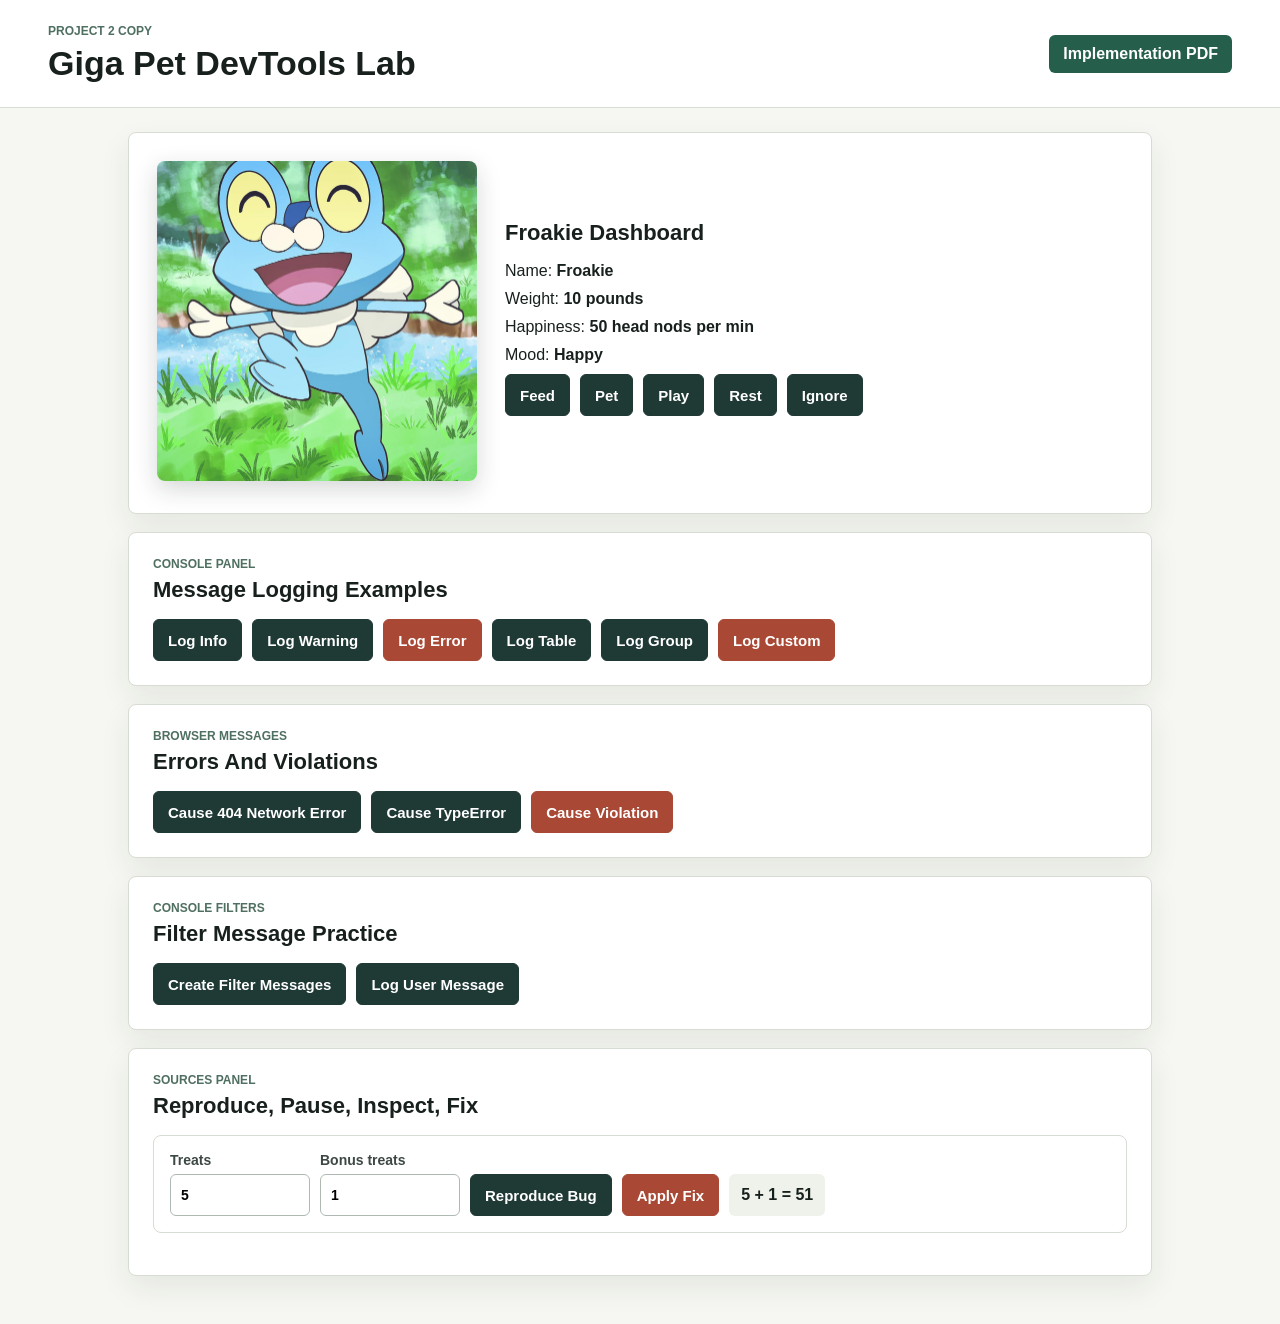
<file: index.html>
<!DOCTYPE html>
<html lang="en">
  <head>
    <title>Giga Pet DevTools Lab</title>
    <meta name="description" content="Project 2 copy with Chrome DevTools console and sources examples">
    <meta charset="utf-8">
    <meta http-equiv="X-UA-Compatible" content="IE=edge">
    <meta name="viewport" content="width=device-width, initial-scale=1">
    <link rel="stylesheet" href="style.css">
    <script src="script.js" defer></script>
  </head>
  <body>
    <header class="site-header">
      <div>
        <p class="eyebrow">Project 2 Copy</p>
        <h1>Giga Pet DevTools Lab</h1>
      </div>
      <a class="asset-link" href="assets/devtools-implementation-report.pdf">Implementation PDF</a>
    </header>

    <main>
      <section class="pet-panel" aria-labelledby="pet-title">
        <div class="pet-image-container">
          <img class="pet-image" src="images/froakie-happy.webp" alt="Froakie virtual pet">
        </div>
        <div class="dashboard">
          <h2 id="pet-title">Froakie Dashboard</h2>
          <div>Name: <strong><span class="name"></span></strong></div>
          <div>Weight: <strong><span class="weight"></span> pounds</strong></div>
          <div>Happiness: <strong><span class="happiness"></span> head nods per min</strong></div>
          <div>Mood: <strong><span class="mood">Happy</span></strong></div>
          <div class="pet-notification" aria-live="polite"></div>
          <div class="button-container">
            <button class="pet-button" data-action="feed">Feed</button>
            <button class="pet-button" data-action="pet">Pet</button>
            <button class="pet-button" data-action="play">Play</button>
            <button class="pet-button" data-action="rest">Rest</button>
            <button class="pet-button" data-action="ignore">Ignore</button>
          </div>
        </div>
      </section>

      <section class="lab-panel" aria-labelledby="console-title">
        <div class="section-heading">
          <p class="eyebrow">Console Panel</p>
          <h2 id="console-title">Message Logging Examples</h2>
        </div>
        <div class="tool-grid">
          <button data-demo="log-info">Log Info</button>
          <button data-demo="log-warning">Log Warning</button>
          <button data-demo="log-error">Log Error</button>
          <button data-demo="log-table">Log Table</button>
          <button data-demo="log-group">Log Group</button>
          <button data-demo="log-custom">Log Custom</button>
        </div>
      </section>

      <section class="lab-panel" aria-labelledby="browser-title">
        <div class="section-heading">
          <p class="eyebrow">Browser Messages</p>
          <h2 id="browser-title">Errors And Violations</h2>
        </div>
        <div class="tool-grid">
          <button data-demo="cause-404">Cause 404 Network Error</button>
          <button data-demo="cause-typeerror">Cause TypeError</button>
          <button data-demo="cause-violation">Cause Violation</button>
        </div>
      </section>

      <section class="lab-panel" aria-labelledby="filter-title">
        <div class="section-heading">
          <p class="eyebrow">Console Filters</p>
          <h2 id="filter-title">Filter Message Practice</h2>
        </div>
        <div class="tool-grid">
          <button data-demo="filter-seed">Create Filter Messages</button>
          <button data-demo="user-message">Log User Message</button>
        </div>
      </section>

      <section class="lab-panel" aria-labelledby="sources-title">
        <div class="section-heading">
          <p class="eyebrow">Sources Panel</p>
          <h2 id="sources-title">Reproduce, Pause, Inspect, Fix</h2>
        </div>
        <div class="debugger-demo">
          <label>
            Treats
            <input id="treat-count" type="number" value="5">
          </label>
          <label>
            Bonus treats
            <input id="bonus-count" type="number" value="1">
          </label>
          <button data-demo="buggy-add">Reproduce Bug</button>
          <button data-demo="apply-fix">Apply Fix</button>
          <output id="snack-result">5 + 1 = 51</output>
        </div>
      </section>
    </main>
  </body>
</html>
</file>
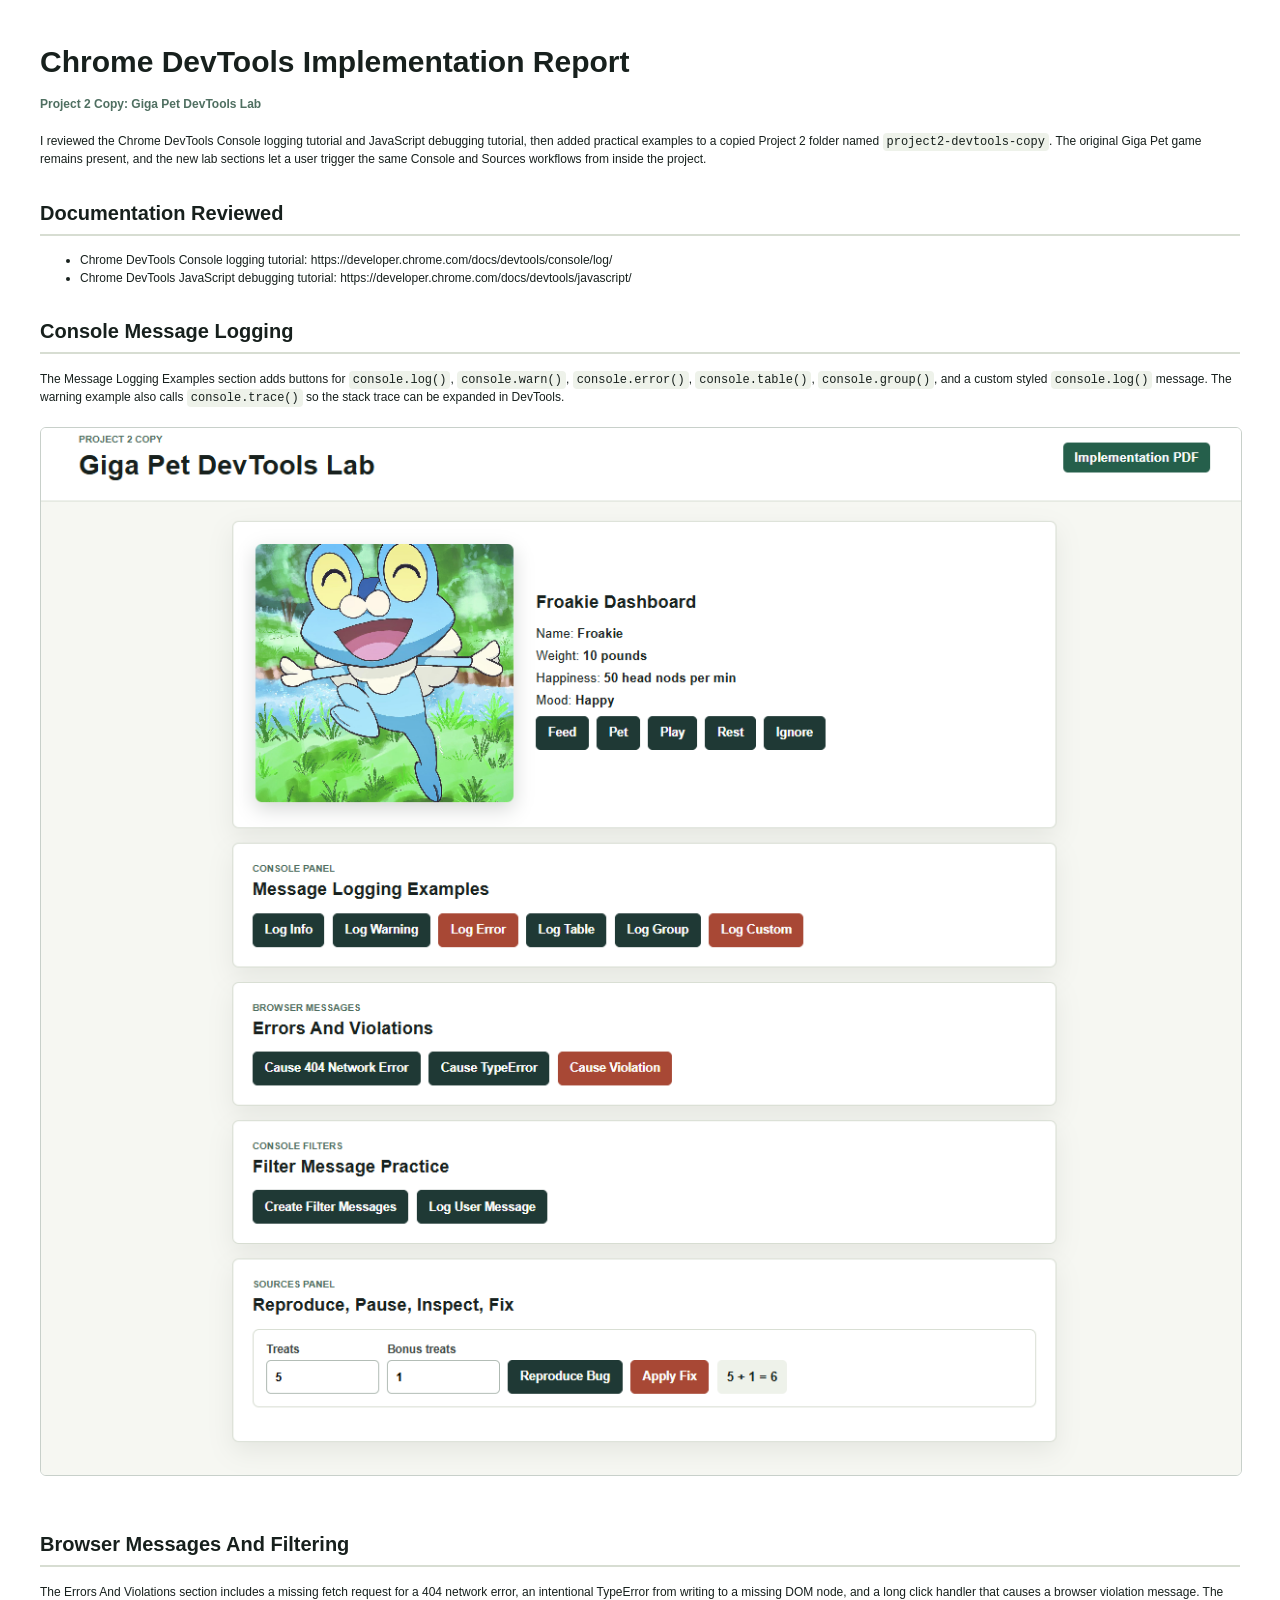
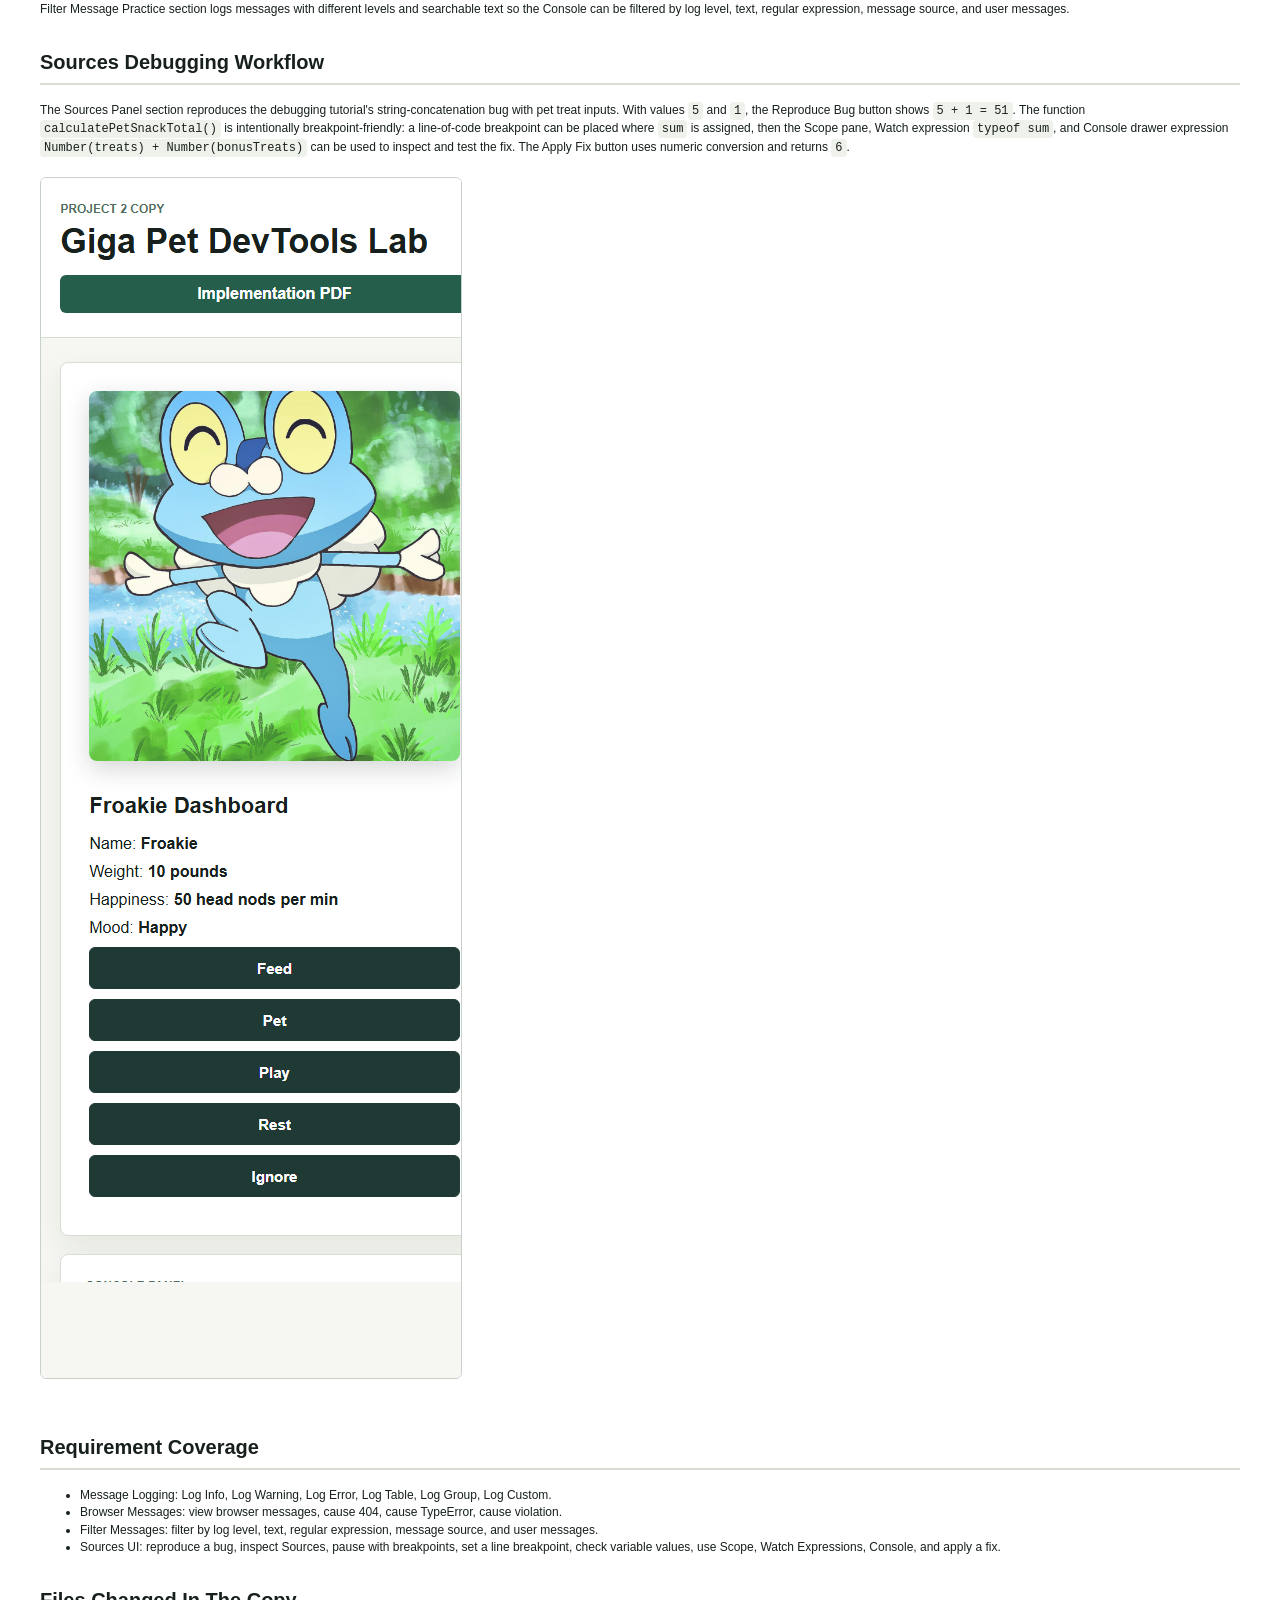
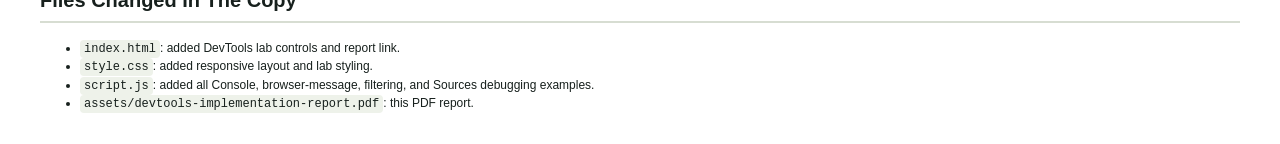
<file: assets/devtools-implementation-report.html>
<!DOCTYPE html>
<html lang="en">
  <head>
    <meta charset="utf-8">
    <title>Chrome DevTools Implementation Report</title>
    <style>
      body {
        color: #17201d;
        font-family: Arial, sans-serif;
        line-height: 1.45;
        margin: 40px;
      }

      h1 {
        font-size: 30px;
        margin-bottom: 4px;
      }

      h2 {
        border-bottom: 2px solid #d7ddd2;
        font-size: 20px;
        margin-top: 30px;
        padding-bottom: 6px;
      }

      p,
      li {
        font-size: 12px;
      }

      code {
        background: #eef2ea;
        border-radius: 4px;
        padding: 2px 4px;
      }

      img {
        border: 1px solid #c8d0ca;
        border-radius: 6px;
        margin: 8px 0 18px;
        max-width: 100%;
      }

      .meta {
        color: #4f6f61;
        font-size: 12px;
        font-weight: 700;
        margin-bottom: 20px;
      }

      .page-break {
        break-before: page;
      }
    </style>
  </head>
  <body>
    <h1>Chrome DevTools Implementation Report</h1>
    <p class="meta">Project 2 Copy: Giga Pet DevTools Lab</p>

    <p>
      I reviewed the Chrome DevTools Console logging tutorial and JavaScript debugging tutorial, then added practical examples to a copied Project 2 folder named <code>project2-devtools-copy</code>. The original Giga Pet game remains present, and the new lab sections let a user trigger the same Console and Sources workflows from inside the project.
    </p>

    <h2>Documentation Reviewed</h2>
    <ul>
      <li>Chrome DevTools Console logging tutorial: https://developer.chrome.com/docs/devtools/console/log/</li>
      <li>Chrome DevTools JavaScript debugging tutorial: https://developer.chrome.com/docs/devtools/javascript/</li>
    </ul>

    <h2>Console Message Logging</h2>
    <p>
      The Message Logging Examples section adds buttons for <code>console.log()</code>, <code>console.warn()</code>, <code>console.error()</code>, <code>console.table()</code>, <code>console.group()</code>, and a custom styled <code>console.log()</code> message. The warning example also calls <code>console.trace()</code> so the stack trace can be expanded in DevTools.
    </p>
    <img src="screenshot-devtools-lab.png" alt="Desktop screenshot of the Giga Pet DevTools Lab">

    <h2>Browser Messages And Filtering</h2>
    <p>
      The Errors And Violations section includes a missing fetch request for a 404 network error, an intentional TypeError from writing to a missing DOM node, and a long click handler that causes a browser violation message. The Filter Message Practice section logs messages with different levels and searchable text so the Console can be filtered by log level, text, regular expression, message source, and user messages.
    </p>

    <h2>Sources Debugging Workflow</h2>
    <p>
      The Sources Panel section reproduces the debugging tutorial's string-concatenation bug with pet treat inputs. With values <code>5</code> and <code>1</code>, the Reproduce Bug button shows <code>5 + 1 = 51</code>. The function <code>calculatePetSnackTotal()</code> is intentionally breakpoint-friendly: a line-of-code breakpoint can be placed where <code>sum</code> is assigned, then the Scope pane, Watch expression <code>typeof sum</code>, and Console drawer expression <code>Number(treats) + Number(bonusTreats)</code> can be used to inspect and test the fix. The Apply Fix button uses numeric conversion and returns <code>6</code>.
    </p>
    <img src="screenshot-devtools-lab-mobile.png" alt="Responsive screenshot of the DevTools Lab">

    <h2>Requirement Coverage</h2>
    <ul>
      <li>Message Logging: Log Info, Log Warning, Log Error, Log Table, Log Group, Log Custom.</li>
      <li>Browser Messages: view browser messages, cause 404, cause TypeError, cause violation.</li>
      <li>Filter Messages: filter by log level, text, regular expression, message source, and user messages.</li>
      <li>Sources UI: reproduce a bug, inspect Sources, pause with breakpoints, set a line breakpoint, check variable values, use Scope, Watch Expressions, Console, and apply a fix.</li>
    </ul>

    <h2>Files Changed In The Copy</h2>
    <ul>
      <li><code>index.html</code>: added DevTools lab controls and report link.</li>
      <li><code>style.css</code>: added responsive layout and lab styling.</li>
      <li><code>script.js</code>: added all Console, browser-message, filtering, and Sources debugging examples.</li>
      <li><code>assets/devtools-implementation-report.pdf</code>: this PDF report.</li>
    </ul>
  </body>
</html>
</file>
<file: style.css>
* {
  box-sizing: border-box;
}

body {
  margin: 0;
  background: #f6f7f2;
  color: #17201d;
  font-family: Helvetica, Arial, sans-serif;
}

.site-header {
  align-items: center;
  background: #ffffff;
  border-bottom: 1px solid #d7ddd2;
  display: flex;
  justify-content: space-between;
  padding: 24px clamp(16px, 4vw, 48px);
}

h1,
h2,
p {
  margin-top: 0;
}

h1 {
  font-size: 34px;
  margin-bottom: 0;
}

h2 {
  font-size: 22px;
  margin-bottom: 16px;
}

.eyebrow {
  color: #4f6f61;
  font-size: 12px;
  font-weight: 700;
  letter-spacing: 0;
  margin-bottom: 6px;
  text-transform: uppercase;
}

.asset-link {
  background: #255f4b;
  border-radius: 6px;
  color: #ffffff;
  font-weight: 700;
  padding: 10px 14px;
  text-decoration: none;
}

main {
  display: grid;
  gap: 18px;
  margin: 0 auto;
  max-width: 1120px;
  padding: 24px clamp(16px, 4vw, 48px) 48px;
}

.pet-panel,
.lab-panel {
  background: #ffffff;
  border: 1px solid #d7ddd2;
  border-radius: 8px;
  box-shadow: 0 12px 30px rgba(24, 34, 30, 0.08);
}

.pet-panel {
  align-items: center;
  display: grid;
  gap: 28px;
  grid-template-columns: minmax(220px, 320px) 1fr;
  padding: 28px;
}

.lab-panel {
  padding: 24px;
}

.pet-image {
  aspect-ratio: 1;
  border-radius: 8px;
  box-shadow: 0 8px 24px rgba(24, 34, 30, 0.18);
  object-fit: cover;
  width: 100%;
}

.dashboard div {
  font-size: 16px;
  margin-bottom: 10px;
}

.pet-notification {
  background: #fff1d6;
  border-left: 4px solid #d2842a;
  border-radius: 6px;
  color: #2d241a;
  display: none;
  font-weight: 700;
  margin: 15px 0;
  min-height: 48px;
  padding: 14px;
}

.pet-notification.is-visible {
  display: block;
}

.button-container,
.tool-grid,
.debugger-demo {
  display: flex;
  flex-wrap: wrap;
  gap: 10px;
}

button {
  background: #1f3935;
  border: 1px solid #1f3935;
  border-radius: 6px;
  color: #ffffff;
  cursor: pointer;
  font-size: 15px;
  font-weight: 700;
  min-height: 42px;
  padding: 10px 14px;
}

button:hover {
  background: #2f5c52;
  border-color: #2f5c52;
}

.tool-grid button:nth-child(3n),
.debugger-demo button:last-of-type {
  background: #a84835;
  border-color: #a84835;
}

.tool-grid button:nth-child(3n):hover,
.debugger-demo button:last-of-type:hover {
  background: #843728;
  border-color: #843728;
}

.note,
.checklist,
.debug-steps {
  color: #3d4845;
  line-height: 1.55;
  margin-bottom: 0;
}

.checklist,
.debug-steps {
  padding-left: 22px;
}

.debugger-demo {
  align-items: end;
  border: 1px solid #d7ddd2;
  border-radius: 8px;
  margin-bottom: 18px;
  padding: 16px;
}

label {
  color: #3d4845;
  display: grid;
  font-size: 14px;
  font-weight: 700;
  gap: 6px;
}

input {
  border: 1px solid #aeb9b2;
  border-radius: 6px;
  font: inherit;
  min-height: 42px;
  padding: 8px 10px;
  width: 140px;
}

output {
  align-items: center;
  background: #eef2ea;
  border-radius: 6px;
  display: inline-flex;
  font-weight: 700;
  min-height: 42px;
  padding: 8px 12px;
}

@media (max-width: 760px) {
  .site-header,
  .pet-panel {
    align-items: stretch;
    grid-template-columns: 1fr;
  }

  .site-header {
    display: grid;
    gap: 14px;
  }

  .asset-link,
  button {
    text-align: center;
    width: 100%;
  }

  .debugger-demo {
    display: grid;
  }

  input,
  output {
    width: 100%;
  }
}
</file>
